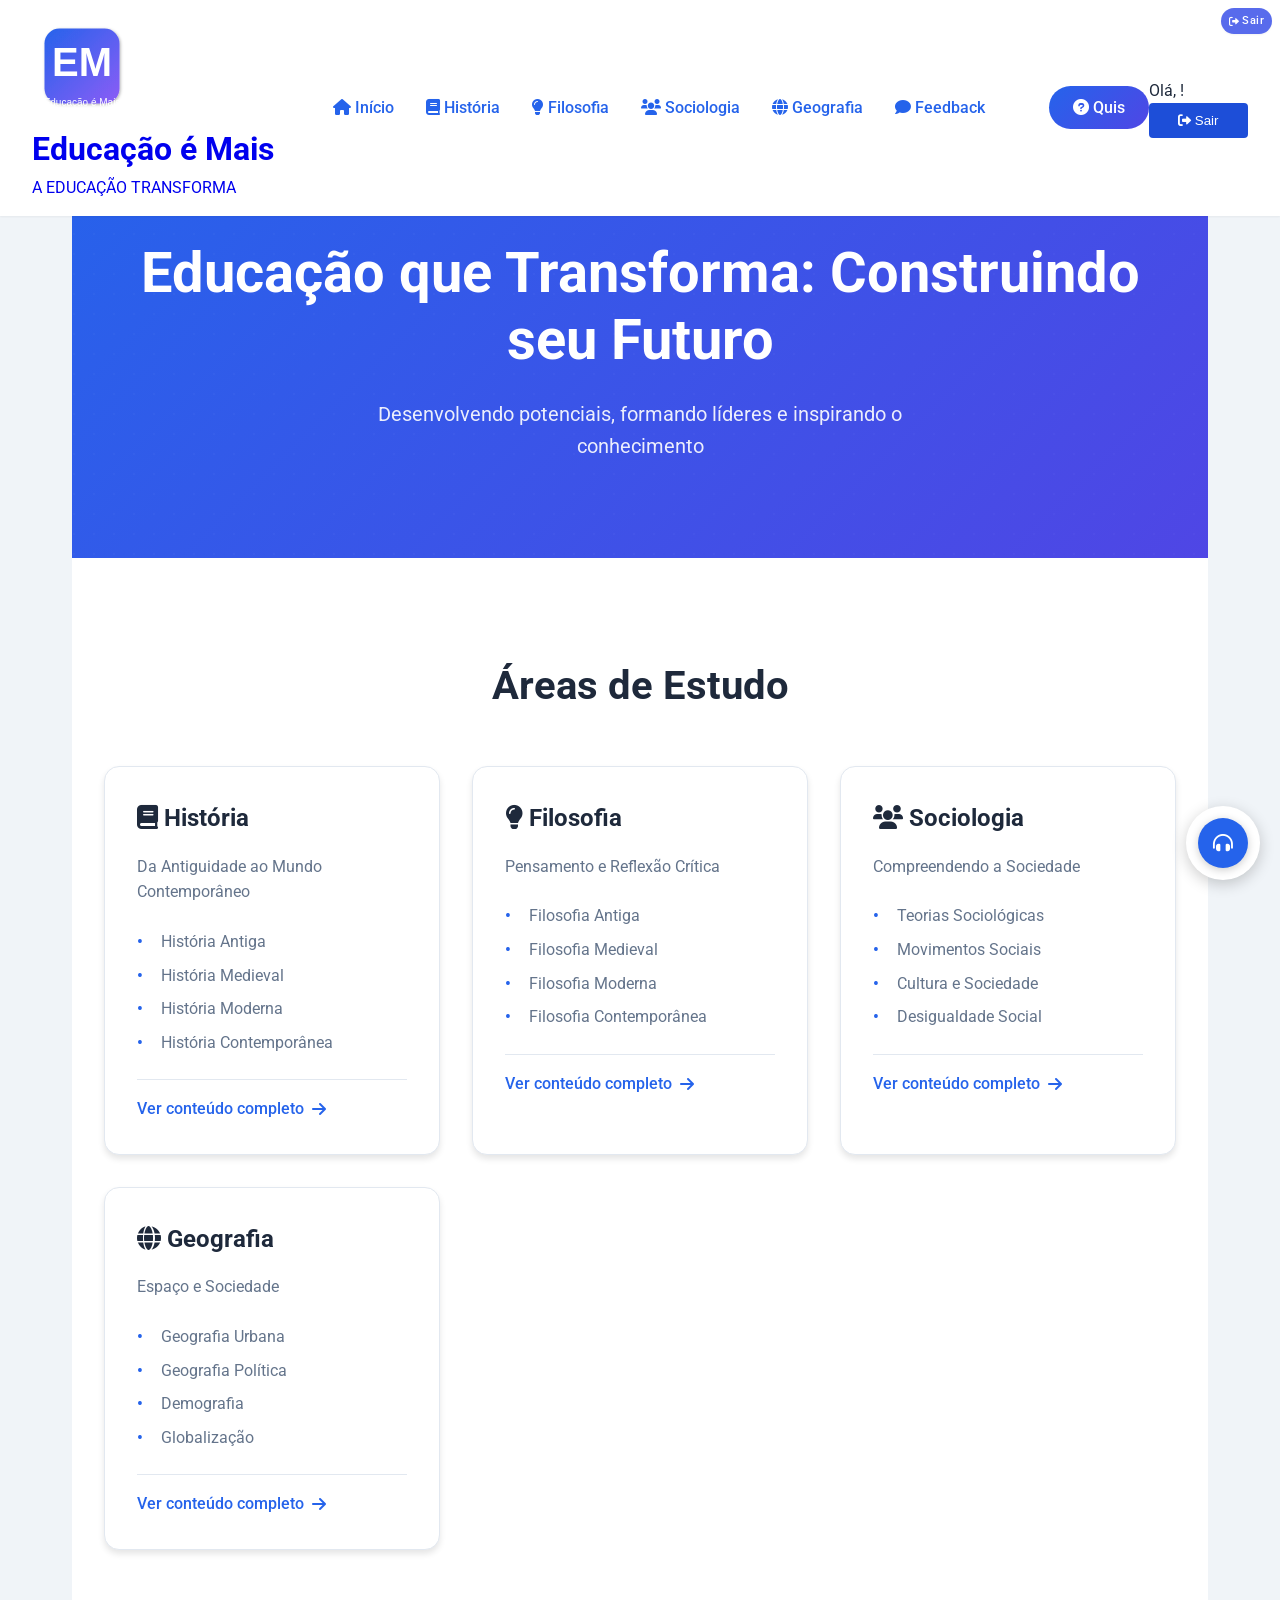
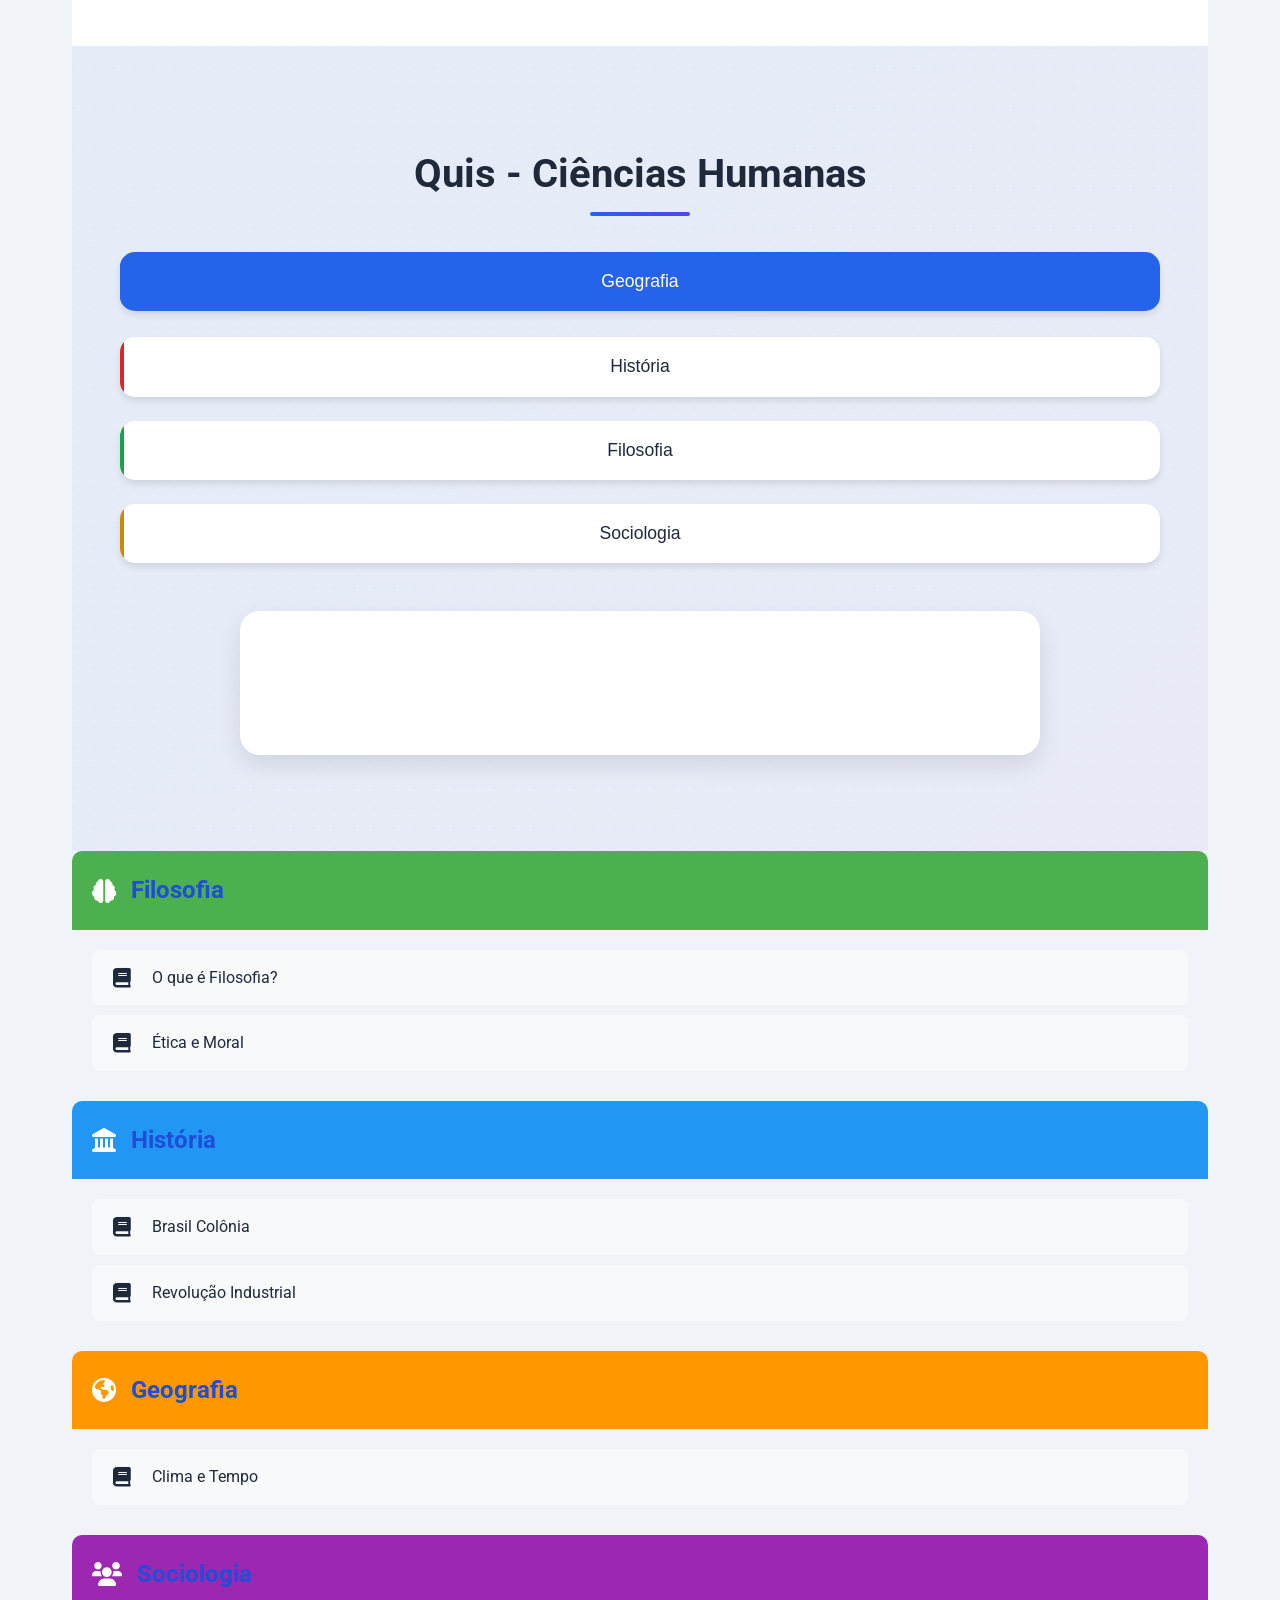
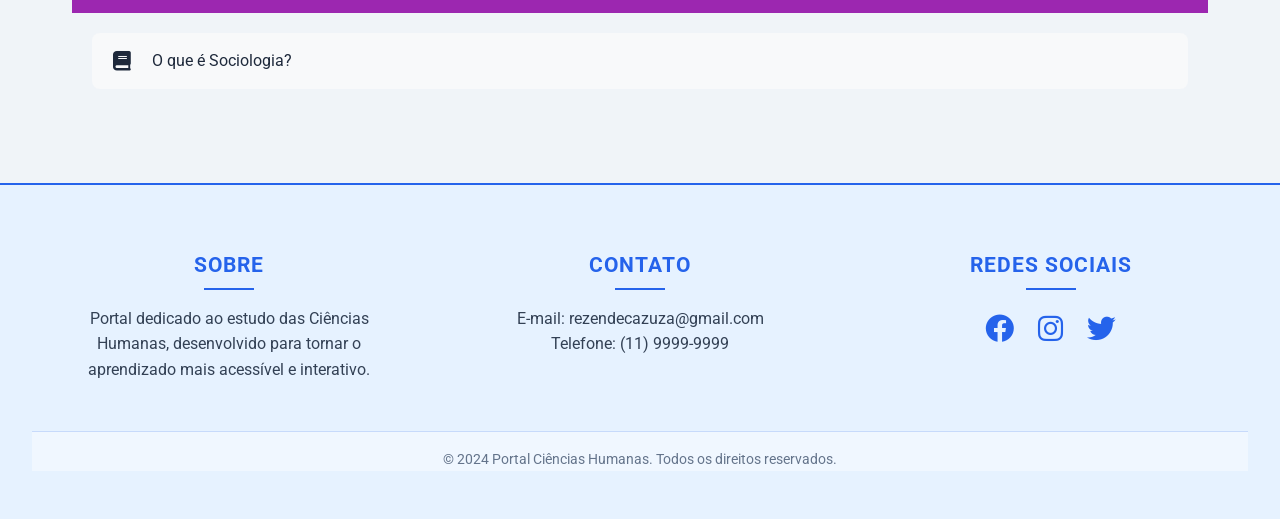
<file: index.html>
<!DOCTYPE html>
<html lang="pt-BR">
  <head>
    <meta charset="UTF-8" />
    <meta name="viewport" content="width=device-width, initial-scale=1.0" />
    <link rel="stylesheet" href="https://cdnjs.cloudflare.com/ajax/libs/font-awesome/5.15.3/css/all.min.css">
    <title>
      Portal Ciências Humanas - Seu guia de estudos em Ciências Humanas

    </title>
    <meta name="description" content="Portal de estudos em Ciências Humanas - Aprenda História, Filosofia, Sociologia e muito mais de forma interativa e acessível.">
    <meta name="keywords" content="ciências humanas, educação, história, filosofia, sociologia, estudos online">
    <meta name="author" content="Equipe Portal Ciências Humanas">
    <meta name="robots" content="indexar, seguir">
    <meta name="theme-color" content="#4CAF50">
    
    <!-- Favicon -->
    <link rel="icon" type="image/svg+xml" href="logo.svg">
    
    <!-- Open Graph / Facebook -->
    <meta property="og:type" content="website">
    <meta property="og:url" content="https://www.portalcienciashumanas.com.br">
    <meta property="og:title" content="Portal Ciências Humanas - Seu guia de estudos em Ciências Humanas">
    <meta property="og:description" content="Plataforma interativa de estudos em Ciências Humanas">
    <meta property="og:image" content="logo.svg">

    <!-- Twitter -->
    <meta name="twitter:card" content="summary_large_image">
    <meta name="twitter:url" content="https://www.portalcienciashumanas.com.br">
    <meta name="twitter:title" content="Portal Ciências Humanas">
    <meta name="twitter:description" content="Plataforma interativa de estudos em Ciências Humanas">
    <meta name="twitter:image" content="logo.svg">
    
    <!-- Otimização de Desempenho -->
    <link rel="preconnect" href="https://fonts.googleapis.com">
    <link rel="preconnect" href="https://fonts.gstatic.com" crossorigin>
    
    <!-- CSS Crítico -->
    <style>
      :root {
        --primary-color: #4CAF50;
        --secondary-color: #1551DB;
        --text-color: #333;
        --background-color: #f4f4f4;
      }
      
      * {
        margin: 0;
        padding: 0;
        box-sizing: border-box;
      }
      
      body {
        font-family: 'Roboto', sans-serif;
        line-height: 1.6;
        color: var(--text-color);
        background-color: var(--background-color);
      }
    </style>
    
    <link rel="stylesheet" href="styles.css" />
    <link rel="stylesheet" href="quiz.css" />
    <link
      href="https://fonts.googleapis.com/css2?family=Roboto:wght@300;400;500;700&display=swap"
      rel="stylesheet"
    />
    <link
      rel="stylesheet"
      href="https://cdnjs.cloudflare.com/ajax/libs/font-awesome/6.0.0/css/all.min.css"
      integrity="sha512-9usAa10IRO0HhonpyAIVpjrylPvoDwiPUiKdWk5t3PyolY1cOd4DSE0Ga+ri4AuTroPR5aQvXU9xC6qOPnzFeg=="
      crossorigin="anonymous"
      referrerpolicy="no-referrer"
    />
    <style>
      .btn-sair {
        position: fixed;
        top: 8px;
        right: 8px;
        background-color: #586bec;
        color: #fff !important;
        padding: 4px 8px;
        border: none;
        border-radius: 50px;
        cursor: pointer;
        font-size: 11px;
        text-decoration: none;
        letter-spacing: 0.5px;
        display: inline-flex;
        align-items: center;
        gap: 3px;
      }
      .btn-sair i {
        font-size: 10px;
      }
      .btn-sair:hover {
        background-color: #1551db;
      }

      /* Estilos para navegação por teclado */
      :focus-visible {
        outline: 3px solid #4caf50 !important;
        outline-offset: 2px !important;
      }

      .skip-link {
        position: absolute;
        top: -40px;
        left: 0;
        background: #4caf50;
        color: white;
        padding: 8px;
        z-index: 100;
        transition: top 0.3s;
      }

      .skip-link:focus {
        top: 0;
      }
    </style>
    <script src="text-to-speech.js" defer></script>
  </head>
  <body>
    <!-- Link de pular navegação -->
    <a href="#main-content" class="skip-link"
      >Pular para o conteúdo principal</a
    >

    <!-- Botão de Sair -->
    <a href="login/logout.php" class="btn-sair" aria-label="Sair da conta">
      <i class="fas fa-sign-out-alt" aria-hidden="true"></i>
      Sair
    </a>

    <header role="banner">
      <div id="header">
        <div id="logo">
          <a href="/" class="logo-container" aria-label="Página inicial">
            <img
              src="logo.svg"
              alt="Logo Educação é Mais"
              width="100"
              height="100"
            />
            <div class="logo-text">
              <h1>Educação é Mais</h1>
              <p>A EDUCAÇÃO TRANSFORMA</p>
            </div>
          </a>
        </div>
        <nav class="navbar" role="navigation" aria-label="Menu principal">
          <ul class="nav-links">
            <li>
              <a href="#inicio" aria-label="Ir para seção Início">
                <i class="fas fa-home" aria-hidden="true"></i> Início
              </a>
            </li>
            <li>
              <a href="#historia-card" aria-label="Ir para seção História">
                <i class="fas fa-book" aria-hidden="true"></i> História
              </a>
            </li>
            <li>
              <a href="#filosofia-card" aria-label="Ir para seção Filosofia">
                <i class="fas fa-lightbulb" aria-hidden="true"></i> Filosofia
              </a>
            </li>
            <li>
              <a href="#sociologia-card" aria-label="Ir para seção Sociologia">
                <i class="fas fa-users" aria-hidden="true"></i> Sociologia
              </a>
            </li>
            <li>
              <a href="#geografia-card" aria-label="Ir para seção Geografia">
                <i class="fas fa-globe" aria-hidden="true"></i> Geografia
              </a>
            </li>
            <li>
              <a href="feedback.html" aria-label="Enviar feedback sobre o site">
                <i class="fas fa-comment" aria-hidden="true"></i> Feedback
              </a>
            </li>
            <!-- Componente VLibras -->
            <div vw class="enabled">
              <div vw-access-button class="active"></div>
              <div vw-plugin-wrapper>
                <div class="vw-plugin-top-wrapper"></div>
              </div>
            </div>
            <script src="https://vlibras.gov.br/app/vlibras-plugin.js"></script>
            <script>
              new window.VLibras.Widget("https://vlibras.gov.br/app");
            </script>
            <!-- Fim do Componente VLibras -->
            <li>
              <a
                href="#quis"
                class="quiz-nav-btn"
                aria-label="Ir para seção Quis"
              >
                <i class="fas fa-question-circle" aria-hidden="true"></i> Quis
              </a>
            </li>
          </ul>
          <div class="user-controls">
            <span class="user-welcome"
              >Olá, <span class="user-name"></span>!</span
            >
            <button onclick="logout()" class="logout-btn">
              <i class="fas fa-sign-out-alt"></i> Sair
            </button>
          </div>
        </nav>
      </div>
    </header>

    <main id="main-content" role="main">
      <div class="study-areas-container">
        <!-- As áreas de estudo serão inseridas aqui dinamicamente -->
      </div>
      <section id="inicio" class="hero-section" aria-labelledby="hero-title">
        <h1 id="hero-title">Educação que Transforma: Construindo seu Futuro</h1>
        <p>
          Desenvolvendo potenciais, formando líderes e inspirando o conhecimento
        </p>
      </section>

      <section
        id="categorias"
        class="categories"
        aria-labelledby="categorias-title"
      >
        <h2 id="categorias-title">Áreas de Estudo</h2>
        <div class="cards-container">
          <a href="conteudo/historia.html" class="card" id="historia-card">
            <h3><i class="fas fa-book"></i> História</h3>
            <p>Da Antiguidade ao Mundo Contemporâneo</p>
            <ul>
              <li>História Antiga</li>
              <li>História Medieval</li>
              <li>História Moderna</li>
              <li>História Contemporânea</li>
            </ul>
            <div class="card-footer">
              <span class="view-more"
                >Ver conteúdo completo <i class="fas fa-arrow-right"></i
              ></span>
            </div>
          </a>

          <a href="conteudo/filosofia.html" class="card" id="filosofia-card">
            <h3><i class="fas fa-lightbulb"></i> Filosofia</h3>
            <p>Pensamento e Reflexão Crítica</p>
            <ul>
              <li>Filosofia Antiga</li>
              <li>Filosofia Medieval</li>
              <li>Filosofia Moderna</li>
              <li>Filosofia Contemporânea</li>
            </ul>
            <div class="card-footer">
              <span class="view-more"
                >Ver conteúdo completo <i class="fas fa-arrow-right"></i
              ></span>
            </div>
          </a>

          <a href="conteudo/sociologia.html" class="card" id="sociologia-card">
            <h3><i class="fas fa-users"></i> Sociologia</h3>
            <p>Compreendendo a Sociedade</p>
            <ul>
              <li>Teorias Sociológicas</li>
              <li>Movimentos Sociais</li>
              <li>Cultura e Sociedade</li>
              <li>Desigualdade Social</li>
            </ul>
            <div class="card-footer">
              <span class="view-more"
                >Ver conteúdo completo <i class="fas fa-arrow-right"></i
              ></span>
            </div>
          </a>

          <a href="conteudo/geografia.html" class="card" id="geografia-card">
            <h3><i class="fas fa-globe"></i> Geografia</h3>
            <p>Espaço e Sociedade</p>
            <ul>
              <li>Geografia Urbana</li>
              <li>Geografia Política</li>
              <li>Demografia</li>
              <li>Globalização</li>
            </ul>
            <div class="card-footer">
              <span class="view-more"
                >Ver conteúdo completo <i class="fas fa-arrow-right"></i
              ></span>
            </div>
          </a>
        </div>
      </section>

      <section id="quis" class="quiz-section" aria-labelledby="quiz-title">
        <h2 id="quiz-title">Quis - Ciências Humanas</h2>
        <div class="category-buttons" role="tablist">
          <button
            class="category-select-btn active"
            data-category="Geografia"
            role="tab"
            aria-selected="true"
            aria-controls="quiz-geografia"
          >
            Geografia
          </button>
          <button class="category-select-btn" data-category="História">
            História
          </button>
          <button class="category-select-btn" data-category="Filosofia">
            Filosofia
          </button>
          <button class="category-select-btn" data-category="Sociologia">
            Sociologia
          </button>
        </div>
        <div class="quiz-container">
          <p id="question"></p>
          <div id="options"></div>
          <p id="explanation"></p>
          <button id="next-btn">Próxima Pergunta</button>
        </div>
      </section>

     
    </main>

    <footer role="contentinfo">
      <div class="footer-content">
        <div class="footer-section">
          <h3>Sobre</h3>
          <p>
            Portal dedicado ao estudo das Ciências Humanas, desenvolvido para
            tornar o aprendizado mais acessível e interativo.
          </p>
        </div>
        <div class="footer-section">
          <h3>Contato</h3>
          <p>
            E-mail: rezendecazuza@gmail.com<br>
            Telefone: (11) 9999-9999
          </p>
        </div>
        <div class="footer-section">
          <h3>Redes Sociais</h3>
          <div class="social-icons">
            <a href="#" class="social-icon"><i class="fab fa-facebook"></i></a>
            <a href="#" class="social-icon"><i class="fab fa-instagram"></i></a>
            <a href="#" class="social-icon"><i class="fab fa-twitter"></i></a>
          </div>
        </div>
      </div>
      <div class="footer-bottom">
        <p>&copy; 2024 Portal Ciências Humanas. Todos os direitos reservados.</p>
      </div>
    </footer>

    <script>
      // Função para verificar o status do login
      function checkLoginStatus() {
        fetch("check_session.php")
          .then((response) => response.json())
          .then((data) => {
            const userControls = document.querySelector(".user-controls");
            if (data.loggedIn) {
              userControls.style.display = "flex";
              document.querySelector(".user-name").textContent =
                data.userName || "Usuário";
            } else {
              userControls.style.display = "none";
            }
          })
          .catch((error) => console.error("Erro:", error));
      }

      // Função de logout
      function logout() {
        fetch("login/logout.php")
          .then(() => {
            window.location.href = "login/login.php";
          })
          .catch((error) => console.error("Erro:", error));
      }

      // Verificar status do login quando a página carregar
      document.addEventListener("DOMContentLoaded", checkLoginStatus);
    </script>
    <script src="script.js"></script>
    <script src="study-areas.js"></script>
    <script src="quiz.js"></script>
    <script>
      window.addEventListener("load", async () => {
        try {
          console.log("Iniciando leitor de tela...");

          // Aguardar um momento para garantir que as vozes estejam disponíveis
          await new Promise((resolve) => setTimeout(resolve, 1000));

          const leitor = new LeitorDeTela();
          leitor.inicializar();

          // Marcar elementos legíveis
          const elementosLegiveis = document.querySelectorAll(
            "p, h1, h2, h3, h4, h5, h6, li, .card"
          );
          elementosLegiveis.forEach((elemento) => {
            elemento.setAttribute("data-readable", "true");
            elemento.setAttribute("tabindex", "0");

            // Adicionar evento de clique para teste
            elemento.addEventListener("click", () => {
              console.log("Elemento clicado:", elemento.textContent);
            });
          });
        } catch (erro) {
          console.error("Erro ao inicializar o leitor:", erro);
        }
      });
    </script>
  </body>
</html>
</file>
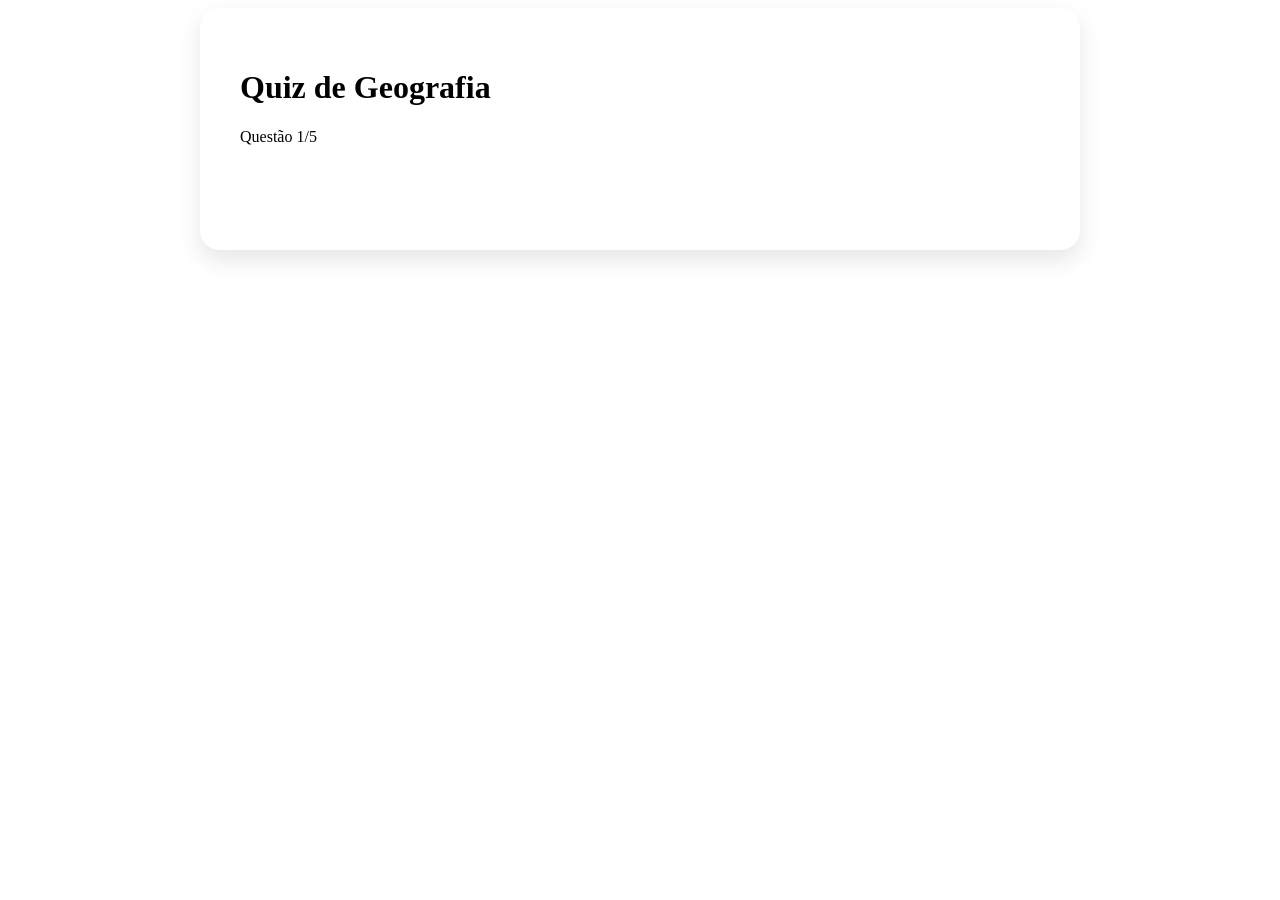
<file: quiz.html>
<!DOCTYPE html>
<html lang="pt-BR">
<head>
    <meta charset="UTF-8">
    <meta name="viewport" content="width=device-width, initial-scale=1.0">
    <title>Quiz Conhecimentos Gerais</title>
    <link rel="stylesheet" href="quiz.css">
</head>
<body>
    <div class="quiz-container">
        <div class="quiz-header">
            <h1>Quiz de <span id="category-name">Geografia</span></h1>
            <p id="progress">Questão 1/5</p>
        </div>
        
        <div id="question"></div>
        <div id="options"></div>
        <div id="explanation"></div>
        <button id="next-btn" onclick="nextQuestion()">Próxima Questão</button>
    </div>
    <script src="quiz.js"></script>
</body>
</html>
</file>
<file: styles.css>
/* Variáveis modernas para cores e estilos */
:root {
    --primary-color   : #2563eb;
    --primary-dark    : #1d4ed8;
    --secondary-color : #4f46e5;
    --accent-color    : #8b5cf6;
    --success-color   : #22c55e;
    --background-color: #f0f4f8;
    --surface-color   : #ffffff;
    --text-primary    : #1e293b;
    --text-secondary  : #64748b;
    --text-light      : #94a3b8;
    --border-color    : #e2e8f0;
    --shadow-sm       : 0 1px 2px 0 rgb(0 0 0 / 0.05);
    --shadow-md       : 0 4px 6px -1px rgb(0 0 0 / 0.1);
    --shadow-lg       : 0 10px 15px -3px rgb(0 0 0 / 0.1);
}

/* Variáveis de Design */
:root {
    --cor-primaria  : #4CAF50;
    --cor-secundaria: #1551DB;
    --cor-texto     : #333;
    --cor-fundo     : #f4f4f4;
    --branco        : #ffffff;
    --cinza-claro   : #f8f9fa;
    --cinza-medio   : #e9ecef;
    --cinza-escuro  : #6c757d;
}

/* Reset básico */
* {
    margin    : 0;
    padding   : 0;
    box-sizing: border-box;
}

/* Reset e Base */
*,
*::before,
*::after {
    margin    : 0;
    padding   : 0;
    box-sizing: border-box;
}

/* Estilos gerais do corpo */
body {
    font-family     : 'Roboto', sans-serif;
    background-color: var(--background-color);
    color           : var(--text-primary);
    line-height     : 1.6;
}

/* Estilos do cabeçalho */
header {
    background-color: var(--surface-color);
    box-shadow      : var(--shadow-sm);
    position        : fixed;
    width           : 100%;
    top             : 0;
    z-index         : 1000;
    transition      : all 0.3s ease;
}

#header {
    max-width      : 1400px;
    margin         : 0 auto;
    padding        : 1rem 2rem;
    display        : flex;
    justify-content: space-between;
    align-items    : center;
}

/* Container do cabeçalho */
.header-container {
    max-width      : 1200px;
    margin         : 0 auto;
    padding        : 1rem 2rem;
    display        : flex;
    justify-content: space-between;
    align-items    : center;
}

/* Estilos da navegação */
.navbar {
    display    : flex;
    align-items: center;
}

.nav-links {
    display    : flex;
    gap        : 2rem;
    list-style : none;
    align-items: center;
}

.nav-links a {
    color          : var(--primary-color);
    text-decoration: none;
    font-weight    : 500;
    font-size      : 1rem;
    transition     : color 0.3s ease, border-bottom 0.3s ease;
    position       : relative;
    padding-bottom : 4px;
}

.nav-links a:hover {
    color        : var(--primary-dark);
    border-bottom: 2px solid var(--primary-dark);
}

.nav-links a::after {
    content   : '';
    position  : absolute;
    bottom    : -4px;
    left      : 0;
    width     : 0;
    height    : 2px;
    background: linear-gradient(to right, var(--primary-color), var(--secondary-color));
    transition: width 0.3s ease;
}

.nav-links a:hover::after {
    width: 100%;
}

.quiz-nav-btn {
    background   : linear-gradient(135deg, var(--primary-color), var(--secondary-color));
    color        : white !important;
    padding      : 0.75rem 1.5rem !important;
    border-radius: 50px;
    transition   : all 0.3s ease;
}

.quiz-nav-btn:hover {
    transform : translateY(-2px);
    box-shadow: var(--shadow-md);
}

/* Seção Hero (Banner principal) */
.hero-section {
    background: linear-gradient(135deg, var(--primary-color), var(--secondary-color));
    padding   : 8rem 2rem 6rem;
    text-align: center;
    color     : white;
    position  : relative;
    overflow  : hidden;
}

.hero-section::before {
    content   : '';
    position  : absolute;
    top       : 0;
    left      : 0;
    right     : 0;
    bottom    : 0;
    background: url('data:image/svg+xml,<svg width="20" height="20" viewBox="0 0 20 20" xmlns="http://www.w3.org/2000/svg"><circle cx="2" cy="2" r="1" fill="rgba(255,255,255,0.1)"/></svg>');
    opacity   : 0.3;
}

.hero-section h1 {
    font-size    : 3.5rem;
    margin-bottom: 1.5rem;
    line-height  : 1.2;
}

.hero-section p {
    font-size: 1.25rem;
    max-width: 600px;
    margin   : 0 auto;
    opacity  : 0.9;
}

/* Cards das disciplinas */
.categories {
    padding         : 6rem 2rem;
    background-color: var(--surface-color);
}

.categories h2 {
    text-align   : center;
    font-size    : 2.5rem;
    margin-bottom: 3rem;
    color        : var(--text-primary);
}

.cards-container {
    display              : grid;
    grid-template-columns: repeat(auto-fit, minmax(280px, 1fr));
    gap                  : 2rem;
    max-width            : 1400px;
    margin               : 0 auto;
}

.card {
    background   : var(--surface-color);
    border-radius: 15px;
    padding      : 2rem;
    transition   : all 0.3s ease;
    color        : var(--text-primary);
    display      : block;
    border       : 1px solid var(--border-color);
    box-shadow   : 0 4px 6px rgba(0, 0, 0, 0.1);
}

.card:hover {
    transform   : translateY(-10px);
    box-shadow  : 0 10px 15px rgba(0, 0, 0, 0.2);
    border-color: var(--primary-color);
}

.card h3 {
    font-size    : 1.5rem;
    color        : var(--text-primary);
    margin-bottom: 1rem;
}

.card h3 i {
    transition: transform 0.3s ease-in-out;
}

.card h3 i:hover {
    transform: rotate(360deg);
}

.card p {
    color        : var(--text-secondary);
    margin-bottom: 1.5rem;
}

.card ul {
    list-style: none;
    padding   : 0;
}

.card ul li {
    color        : var(--text-secondary);
    margin-bottom: 0.5rem;
    padding-left : 1.5rem;
    position     : relative;
}

.card ul li::before {
    content    : '•';
    color      : var(--primary-color);
    position   : absolute;
    left       : 0;
    font-weight: bold;
}

.card-footer {
    margin-top : 1.5rem;
    padding-top: 1rem;
    border-top : 1px solid var(--border-color);
}

.view-more {
    color      : var(--primary-color);
    font-weight: 500;
    display    : flex;
    align-items: center;
    gap        : 0.5rem;
}

.view-more i {
    transition: transform 0.3s ease;
}

.card:hover .view-more i {
    transform: translateX(5px);
}

/* Botão de login e modal */
.btn-login {
    background   : linear-gradient(135deg, var(--primary-color), var(--secondary-color));
    color        : white;
    border       : none;
    padding      : 0.75rem 1.5rem;
    border-radius: 50px;
    cursor       : pointer;
    font-weight  : 500;
    transition   : all 0.3s ease;
}

.btn-login:hover {
    transform : translateY(-2px);
    box-shadow: 0 4px 12px rgba(37, 99, 235, 0.2);
}

/* Estilos do rodapé */
footer {
    background-color: #e6f2ff; /* Azul claro suave */
    color: #1e293b;
    padding: 3rem 2rem;
    text-align: center;
    margin-top: 2rem;
    border-top: 2px solid var(--primary-color);
}

.footer-content {
    max-width: 1200px;
    margin: 0 auto;
    display: flex;
    justify-content: space-between;
    align-items: flex-start;
    flex-wrap: wrap;
    gap: 2rem;
}

.footer-section {
    flex: 1;
    min-width: 250px;
    text-align: center;
    padding: 1rem;
    transition: transform 0.3s ease;
}

.footer-section:hover {
    transform: translateY(-5px);
}

.footer-section h3 {
    font-size: 1.3rem;
    margin-bottom: 1rem;
    color: var(--primary-color);
    text-transform: uppercase;
    letter-spacing: 1px;
    position: relative;
    padding-bottom: 0.5rem;
}

.footer-section h3::after {
    content: '';
    position: absolute;
    bottom: 0;
    left: 50%;
    transform: translateX(-50%);
    width: 50px;
    height: 2px;
    background-color: var(--primary-color);
}

.footer-section p {
    font-size: 1rem;
    line-height: 1.6;
    color: #334155;
}

.social-icons {
    display: flex;
    justify-content: center;
    gap: 1.5rem;
    margin-top: 1rem;
}

.social-icon {
    color: var(--primary-color);
    font-size: 1.8rem;
    text-decoration: none;
    transition: color 0.3s ease, transform 0.3s ease;
}

.social-icon:hover {
    color: var(--primary-dark);
    transform: scale(1.2);
}

.footer-bottom {
    margin-top: 2rem;
    padding-top: 1rem;
    border-top: 1px solid rgba(37, 99, 235, 0.2);
    text-align: center;
    background-color: #f0f7ff;
}

.footer-bottom p {
    font-size: 0.9rem;
    color: #64748b;
}

/* Media Queries para responsividade */
@media (max-width: 1024px) {
    .hero-section h1 {
        font-size: 3rem;
    }

    .cards-container {
        grid-template-columns: repeat(2, 1fr);
    }
}

@media (max-width: 768px) {
    #header {
        padding: 1rem;
    }

    .nav-links {
        gap: 1rem;
    }

    .hero-section h1 {
        font-size: 2.5rem;
    }

    .cards-container {
        grid-template-columns: 1fr;
    }

    .categories {
        padding: 4rem 1rem;
    }
}

@media (max-width: 640px) {
    .logo-text h1 {
        font-size: 1.25rem;
    }

    .logo-text p {
        display: none;
    }

    .nav-links a {
        font-size: 0.875rem;
    }

    .hero-section {
        padding: 6rem 1rem 4rem;
    }

    .hero-section h1 {
        font-size: 2rem;
    }
}

/* Main Content Styles */
main {
    margin-top  : 80px;
    padding     : 2rem;
    max-width   : 1200px;
    margin-left : auto;
    margin-right: auto;
}

/* Responsive Footer */
@media screen and (max-width: 1024px) {
    .footer-content {
        grid-template-columns: repeat(2, 1fr);
    }
}

@media screen and (max-width: 768px) {
    .footer-content {
        grid-template-columns: 1fr;
    }

    .footer-section {
        text-align: center;
    }

    .footer-section h3:after {
        left     : 50%;
        transform: translateX(-50%);
    }

    .logo-footer {
        justify-content: center;
    }

    .socials {
        text-align: center;
    }

    .footer-section.links ul li a:hover {
        padding-left: 0;
    }

    .footer-bottom-links {
        display       : flex;
        flex-direction: column;
        gap           : 0.5rem;
    }

    .footer-bottom-links a {
        margin: 0;
    }
}

/* Estilos para as seções de conteúdo */
.subject-section {
    padding         : 4rem 2rem;
    background-color: var(--background-color);
}

.subject-content {
    max-width: 1200px;
    margin   : 0 auto;
}

.subject-content h2 {
    color         : var(--primary-color);
    margin-bottom : 2rem;
    font-size     : 2rem;
    border-bottom : 3px solid var(--primary-color);
    padding-bottom: 0.5rem;
}

.content-module {
    background   : var(--surface-color);
    border-radius: 10px;
    padding      : 2rem;
    margin-bottom: 2rem;
    box-shadow   : var(--shadow-sm);
    transition   : transform 0.3s ease;
}

.content-module:hover {
    transform : translateY(-5px);
    box-shadow: var(--shadow-md);
}

.content-module h3 {
    color        : var(--text-primary);
    margin-bottom: 1.5rem;
    font-size    : 1.5rem;
}

.module-content {
    display              : grid;
    grid-template-columns: 2fr 1fr;
    gap                  : 2rem;
}

.text-content ul {
    list-style: none;
    padding   : 0;
}

.text-content li {
    margin-bottom: 0.5rem;
    padding-left : 1.5rem;
    position     : relative;
}

.text-content li:before {
    content : "•";
    color   : var(--primary-color);
    position: absolute;
    left    : 0;
}

.resources {
    background   : rgba(37, 99, 235, 0.05);
    padding      : 1.5rem;
    border-radius: 8px;
}

.resources h4 {
    color        : var(--primary-color);
    margin-bottom: 1rem;
}

.resources ul {
    list-style: none;
    padding   : 0;
}

.resources li {
    margin-bottom: 0.8rem;
}

.resources a {
    color          : var(--text-primary);
    text-decoration: none;
    display        : inline-flex;
    align-items    : center;
    transition     : color 0.3s ease;
}

.resources a:hover {
    color: var(--primary-color);
}

.resources i {
    margin-right: 0.5rem;
    color       : var(--primary-color);
}

/* Estilos para o botão de voltar */
.back-button {
    position       : absolute;
    top            : 20px;
    left           : 20px;
    display        : flex;
    align-items    : center;
    gap            : 0.5rem;
    padding        : 0.75rem 1.5rem;
    background     : var(--surface-color);
    color          : var(--primary-color);
    text-decoration: none;
    border-radius  : 30px;
    font-weight    : 500;
    transition     : all 0.3s ease;
    box-shadow     : var(--shadow-sm);
}

.back-button:hover {
    background: var(--primary-color);
    color     : white;
    transform : translateX(-5px);
    box-shadow: var(--shadow-md);
}

.back-button i {
    font-size: 1.1rem;
}

/* Estilos para o cabeçalho de conteúdo */
.content-header {
    background: linear-gradient(135deg, var(--primary-color), var(--secondary-color));
    color     : white;
    padding   : 4rem 2rem;
    text-align: center;
    position  : relative;
}

.header-container {
    max-width: 1200px;
    margin   : 0 auto;
    position : relative;
}

/* Estilos para a seção de conteúdo */
.content-main {
    padding   : 4rem 2rem;
    background: var(--background-color);
}

.content-container {
    max-width: 1200px;
    margin   : 0 auto;
}

.content-section {
    margin-bottom: 4rem;
}

.content-grid {
    display              : grid;
    grid-template-columns: repeat(auto-fit, minmax(300px, 1fr));
    gap                  : 2rem;
    margin-top           : 2rem;
}

.content-card {
    background   : var(--surface-color);
    border-radius: 15px;
    padding      : 2rem;
    box-shadow   : var(--shadow-sm);
    transition   : all 0.3s ease;
}

.content-card:hover {
    transform : translateY(-5px);
    box-shadow: var(--shadow-md);
}

.content-links {
    display       : flex;
    flex-direction: column;
    gap           : 1rem;
    margin-top    : 1.5rem;
}

.content-link {
    display      : flex;
    align-items  : center;
    gap          : 0.75rem;
    color        : var(--text-primary);
    padding      : 0.75rem;
    border-radius: 8px;
    transition   : all 0.3s ease;
    background   : rgba(37, 99, 235, 0.05);
}

.content-link:hover {
    background: var(--primary-color);
    color     : white;
}

.content-link i {
    font-size: 1.2rem;
}

/* Regra global para remover sublinhados */
a {
    text-decoration: none;
}

/* Estilos para links específicos */
.content-link {
    display      : flex;
    align-items  : center;
    gap          : 0.75rem;
    color        : var(--text-primary);
    padding      : 0.75rem;
    border-radius: 8px;
    transition   : all 0.3s ease;
    background   : rgba(37, 99, 235, 0.05);
}

.back-button {
    position     : absolute;
    top          : 20px;
    left         : 20px;
    display      : flex;
    align-items  : center;
    gap          : 0.5rem;
    padding      : 0.75rem 1.5rem;
    background   : var(--surface-color);
    color        : var(--primary-color);
    border-radius: 30px;
    font-weight  : 500;
    transition   : all 0.3s ease;
    box-shadow   : var(--shadow-sm);
}

/* Remover sublinhado de todos os links nos cards */
.card a,
.content-card a,
.material-section a,
.content-links a {
    text-decoration: none;
}

/* Estilos para formulários de login e registro */
.auth-container {
    display         : flex;
    justify-content : space-around;
    align-items     : center;
    height          : 100vh;
    background-color: #f3f4f6;
}

.form-container {
    background-color: #fff;
    padding         : 20px;
    border-radius   : 8px;
    box-shadow      : 0 4px 6px rgba(0, 0, 0, 0.1);
    width           : 300px;
}

h2 {
    color     : #1d4ed8;
    text-align: center;
}

input[type="text"],
input[type="email"],
input[type="password"] {
    width        : 100%;
    padding      : 10px;
    margin       : 10px 0;
    border       : 1px solid #ccc;
    border-radius: 4px;
}

button {
    width           : 100%;
    padding         : 10px;
    background-color: #1d4ed8;
    color           : white;
    border          : none;
    border-radius   : 4px;
    cursor          : pointer;
}

button:hover {
    background-color: #1a3fb8;
}

/* Melhorar o foco visual */
:focus {
    outline       : 3px solid #4A90E2;
    outline-offset: 2px;
}

/* Esconder elementos visualmente mas manter para leitores de tela */
.visually-hidden {
    position: absolute;
    width   : 1px;
    height  : 1px;
    padding : 0;
    margin  : -1px;
    overflow: hidden;
    clip    : rect(0, 0, 0, 0);
    border  : 0;
}

/* Garantir contraste adequado */
.btn-sair {
    background-color: #3498db;
    color           : white !important;
    padding         : 8px 16px;
    border-radius   : 50px;
    text-decoration : none;
    font-weight     : 500;
    display         : flex;
    align-items     : center;
    gap             : 8px;
    box-shadow      : var(--shadow-sm);
    z-index         : 2000;
    transition      : all 0.3s ease;
    position        : fixed;
    top             : 20px;
    right           : 20px;
}

.btn-sair:hover {
    background-color: #2980b9;
    transform       : translateY(-2px);
    box-shadow      : var(--shadow-md);
}

.btn-sair i {
    font-size: 14px;
}

/* Garantir que o botão seja visível em telas menores */
@media (max-width: 768px) {
    .btn-sair {
        top      : 10px;
        right    : 10px;
        padding  : 6px 12px;
        font-size: 14px;
    }
}

/* Estilos para áreas de estudo */
.study-area-header {
    padding      : 20px;
    border-radius: 10px 10px 0 0;
    display      : flex;
    align-items  : center;
    gap          : 15px;
    color        : white;
}

.study-area-header i {
    font-size: 24px;
}

.study-area-content {
    padding: 20px;
}

.topic-item {
    display      : flex;
    align-items  : center;
    gap          : 15px;
    padding      : 15px;
    margin-bottom: 10px;
    background   : #f8f9fa;
    border-radius: 8px;
    cursor       : pointer;
    transition   : all 0.3s ease;
}

.topic-item:hover,
.topic-item:focus {
    background: #e9ecef;
    transform : translateX(5px);
}

.topic-item i {
    font-size : 20px;
    width     : 30px;
    text-align: center;
}

.topic-modal {
    position       : fixed;
    top            : 0;
    left           : 0;
    right          : 0;
    bottom         : 0;
    background     : rgba(0, 0, 0, 0.5);
    display        : flex;
    align-items    : center;
    justify-content: center;
    z-index        : 1000;
}

.modal-content {
    background   : white;
    padding      : 30px;
    border-radius: 10px;
    max-width    : 500px;
    width        : 90%;
    position     : relative;
}

.modal-content h4 {
    margin-top   : 0;
    color        : var(--text-primary);
    margin-bottom: 15px;
}

.close-modal {
    position  : absolute;
    top       : 10px;
    right     : 10px;
    background: none;
    border    : none;
    font-size : 24px;
    cursor    : pointer;
    color     : var(--text-secondary);
}

.close-modal:hover {
    color: var(--text-primary);
}

/* Estilos para o leitor de tela */
.controles-leitor {
    position      : fixed !important;
    bottom        : 20px !important;
    right         : 20px !important;
    z-index       : 999999 !important;
    pointer-events: auto !important;
    visibility    : visible !important;
    opacity       : 1 !important;
    transform     : none !important;
    display       : block !important;
    width         : auto !important;
    height        : auto !important;
}

.leitor-container {
    position     : relative !important;
    background   : white !important;
    padding      : 12px !important;
    border-radius: 50px !important;
    box-shadow   : 0 4px 15px rgba(0, 0, 0, 0.2) !important;
    display      : flex !important;
    align-items  : center !important;
    gap          : 12px !important;
    transform    : none !important;
    min-width    : 50px !important;
    min-height   : 50px !important;
}

.btn-leitor {
    position        : relative !important;
    width           : 50px !important;
    height          : 50px !important;
    padding         : 0 !important;
    border-radius   : 50% !important;
    background-color: var(--primary-color) !important;
    color           : white !important;
    border          : none !important;
    cursor          : pointer !important;
    display         : flex !important;
    align-items     : center !important;
    justify-content : center !important;
    font-size       : 20px !important;
    z-index         : 999999 !important;
    box-shadow      : 0 2px 8px rgba(0, 0, 0, 0.2) !important;
    transform       : none !important;
    transition      : transform 0.3s ease !important;
}

.btn-leitor:hover {
    transform: scale(1.1) !important;
}

.leitor-opcoes {
    background   : white;
    padding      : 10px;
    border-radius: 25px;
    box-shadow   : 0 2px 10px rgba(0, 0, 0, 0.1);
    margin-left  : 10px;
}

.leitor-botoes {
    display: flex;
    gap    : 8px;
}

.leitor-botoes button {
    min-width      : 36px;
    min-height     : 36px;
    border-radius  : 50%;
    border         : none;
    background     : var(--primary-color);
    color          : white;
    cursor         : pointer;
    display        : flex;
    align-items    : center;
    justify-content: center;
}

/* Melhorias de acessibilidade */
:focus-visible {
    outline       : 3px solid var(--primary-color) !important;
    outline-offset: 2px !important;
    border-radius : 4px;
}

.skip-link {
    position  : absolute;
    top       : -40px;
    left      : 0;
    background: var(--primary-color);
    color     : white;
    padding   : 8px;
    z-index   : 100;
    transition: top 0.3s ease;
}

.skip-link:focus {
    top: 0;
}

/* Estilos para navegação por teclado */
.keyboard-focus {
    outline       : 3px solid var(--primary-color) !important;
    outline-offset: 2px !important;
    border-radius : 4px;
}

/* Responsividade */
@media (max-width: 768px) {
    .study-area-header {
        flex-direction: column;
        text-align    : center;
        padding       : 1rem;
    }

    .topic {
        flex-direction: column;
        text-align    : center;
        padding       : 1rem 0.5rem;
    }

    .progress {
        width     : 100%;
        margin-top: 0.5rem;
    }

    .study-area-actions {
        flex-direction: column;
    }

    .action-button {
        width          : 100%;
        justify-content: center;
    }
}

/* Responsividade Global */
html {
    font-size      : 16px;
    scroll-behavior: smooth;
}

@media screen and (max-width: 768px) {
    html {
        font-size: 14px;
    }
}

/* Acessibilidade */
:focus-visible {
    outline       : 3px solid var(--primary-color);
    outline-offset: 2px;
}

/* Animações Reutilizáveis */
@keyframes fadeIn {
    from {
        opacity: 0;
    }

    to {
        opacity: 1;
    }
}

@keyframes slideUp {
    from {
        transform: translateY(20px);
        opacity  : 0;
    }

    to {
        transform: translateY(0);
        opacity  : 1;
    }
}
</file>
<file: quiz.css>
/* Seção do Quiz */
.quiz-section {
    padding: 6rem 2rem;
    background: linear-gradient(135deg, rgba(37, 99, 235, 0.05) 0%, rgba(79, 70, 229, 0.05) 100%);
    position: relative;
    overflow: hidden;
}

/* Padrão de fundo decorativo */
.quiz-section::before {
    content: '';
    position: absolute;
    top: 0;
    left: 0;
    right: 0;
    bottom: 0;
    background: url('data:image/svg+xml,<svg width="20" height="20" viewBox="0 0 20 20" xmlns="http://www.w3.org/2000/svg"><circle cx="2" cy="2" r="1" fill="rgba(37,99,235,0.1)"/></svg>');
    opacity: 0.5;
}

/* Título do Quiz */
.quiz-section h2 {
    text-align: center;
    color: #1e293b;
    margin-bottom: 3rem;
    font-size: 2.5rem;
    position: relative;
}

/* Linha decorativa abaixo do título */
.quiz-section h2:after {
    content: '';
    position: absolute;
    bottom: -10px;
    left: 50%;
    transform: translateX(-50%);
    width: 100px;
    height: 4px;
    background: linear-gradient(to right, #2563eb, #4f46e5);
    border-radius: 2px;
}

/* Botões de categoria */
.category-buttons {
    display: flex;
    justify-content: center;
    gap: 1.5rem;
    margin-bottom: 3rem;
    flex-wrap: wrap;
    padding: 0 1rem;
    position: relative;
    z-index: 1;
}

/* Estilo dos botões de categoria */
.category-select-btn {
    padding: 1.2rem 2.5rem;
    border: none;
    border-radius: 15px;
    background: white;
    color: #1e293b;
    font-size: 1.1rem;
    cursor: pointer;
    transition: all 0.3s ease;
    font-weight: 500;
    box-shadow: 0 4px 6px rgba(0, 0, 0, 0.1);
    position: relative;
    overflow: hidden;
}

/* Indicador de categoria */
.category-select-btn::before {
    content: '';
    position: absolute;
    top: 0;
    left: 0;
    width: 4px;
    height: 100%;
    transition: all 0.3s ease;
}

/* Cores específicas para cada categoria */
.category-select-btn:nth-child(1)::before { background-color: #2563eb; }
.category-select-btn:nth-child(2)::before { background-color: #dc2626; }
.category-select-btn:nth-child(3)::before { background-color: #16a34a; }
.category-select-btn:nth-child(4)::before { background-color: #ca8a04; }

/* Efeito hover nos botões de categoria */
.category-select-btn:hover {
    transform: translateY(-3px);
    box-shadow: 0 6px 12px rgba(0, 0, 0, 0.15);
}

.category-select-btn:hover::before {
    width: 100%;
    opacity: 0.1;
}

/* Estado ativo dos botões de categoria */
.category-select-btn.active {
    color: white;
    transform: translateY(-2px);
}

/* Cores dos botões ativos */
.category-select-btn.active:nth-child(1) { background-color: #2563eb; }
.category-select-btn.active:nth-child(2) { background-color: #dc2626; }
.category-select-btn.active:nth-child(3) { background-color: #16a34a; }
.category-select-btn.active:nth-child(4) { background-color: #ca8a04; }

/* Container principal do quiz */
.quiz-container {
    max-width: 800px;
    margin: 0 auto;
    background: white;
    border-radius: 20px;
    padding: 2.5rem;
    box-shadow: 0 10px 25px rgba(0, 0, 0, 0.1);
    position: relative;
    z-index: 1;
}

/* Estilo da pergunta */
#question {
    font-size: 1.3rem;
    color: #1e293b;
    margin-bottom: 2rem;
    text-align: center;
    line-height: 1.6;
}

/* Container das opções */
#options {
    display: grid;
    gap: 1rem;
    margin-bottom: 2rem;
}

/* Botões de opção */
.option-btn {
    padding: 1rem 1.5rem;
    border: 2px solid #e2e8f0;
    border-radius: 12px;
    background: white;
    color: #1e293b;
    font-size: 1rem;
    cursor: pointer;
    transition: all 0.3s ease;
    text-align: left;
    position: relative;
    overflow: hidden;
}

/* Efeito hover nas opções */
.option-btn:hover:not([disabled]) {
    border-color: #2563eb;
    background-color: rgba(37, 99, 235, 0.05);
    transform: translateY(-2px);
}

/* Estados das opções (correta/incorreta) */
.option-btn.correct {
    background-color: rgba(22, 163, 74, 0.1);
    border-color: #16a34a;
    color: #16a34a;
}

.option-btn.wrong {
    background-color: rgba(220, 38, 38, 0.1);
    border-color: #dc2626;
    color: #dc2626;
}

/* Estilos para mensagens de erro e respostas do quiz */
.error-message {
    background-color: #ffdddd;
    color: #ff0000;
    padding: 10px;
    border-radius: 5px;
    margin-bottom: 15px;
    display: none;
    text-align: center;
    font-weight: bold;
}

.option-btn.correct-answer {
    background-color: #4CAF50;
    color: white;
    border: 2px solid #45a049;
}

.option-btn.correct {
    background-color: #4CAF50;
    color: white;
    border: 2px solid #45a049;
}

.option-btn.incorrect {
    background-color: #f44336;
    color: white;
    border: 2px solid #d32f2f;
}

#explanation {
    background-color: #f1f1f1;
    padding: 15px;
    border-radius: 5px;
    margin-top: 15px;
    display: none;
    font-style: italic;
}

#next-btn {
    margin-top: 15px;
    background-color: #008CBA;
    color: white;
    border: none;
    padding: 10px 20px;
    text-align: center;
    text-decoration: none;
    display: inline-block;
    font-size: 16px;
    border-radius: 5px;
    cursor: pointer;
    display: none;
}

#next-btn:hover {
    background-color: #007B9D;
}

/* Explicação da resposta */
#explanation {
    padding: 1.5rem;
    margin: 1.5rem 0;
    background-color: #f8fafc;
    border-radius: 12px;
    color: #64748b;
    font-size: 0.95rem;
    line-height: 1.6;
    border-left: 4px solid #2563eb;
}

/* Botão de próxima questão */
#next-btn {
    width: 100%;
    padding: 1rem;
    background: linear-gradient(135deg, #2563eb, #4f46e5);
    color: white;
    border: none;
    border-radius: 12px;
    font-size: 1.1rem;
    cursor: pointer;
    transition: all 0.3s ease;
}

#next-btn:hover {
    transform: translateY(-2px);
    box-shadow: 0 4px 12px rgba(37, 99, 235, 0.2);
}

/* Responsividade */
@media (max-width: 768px) {
    .quiz-section {
        padding: 4rem 1rem;
    }
    
    .category-buttons {
        gap: 1rem;
    }
    
    .category-select-btn {
        padding: 1rem 1.5rem;
        font-size: 1rem;
        width: calc(50% - 1rem);
    }
    
    .quiz-container {
        padding: 1.5rem;
    }
    
    #question {
        font-size: 1.1rem;
    }
}

@media (max-width: 480px) {
    .category-select-btn {
        width: 100%;
    }
    
    .option-btn {
        padding: 0.875rem 1.25rem;
    }
}
</file>
